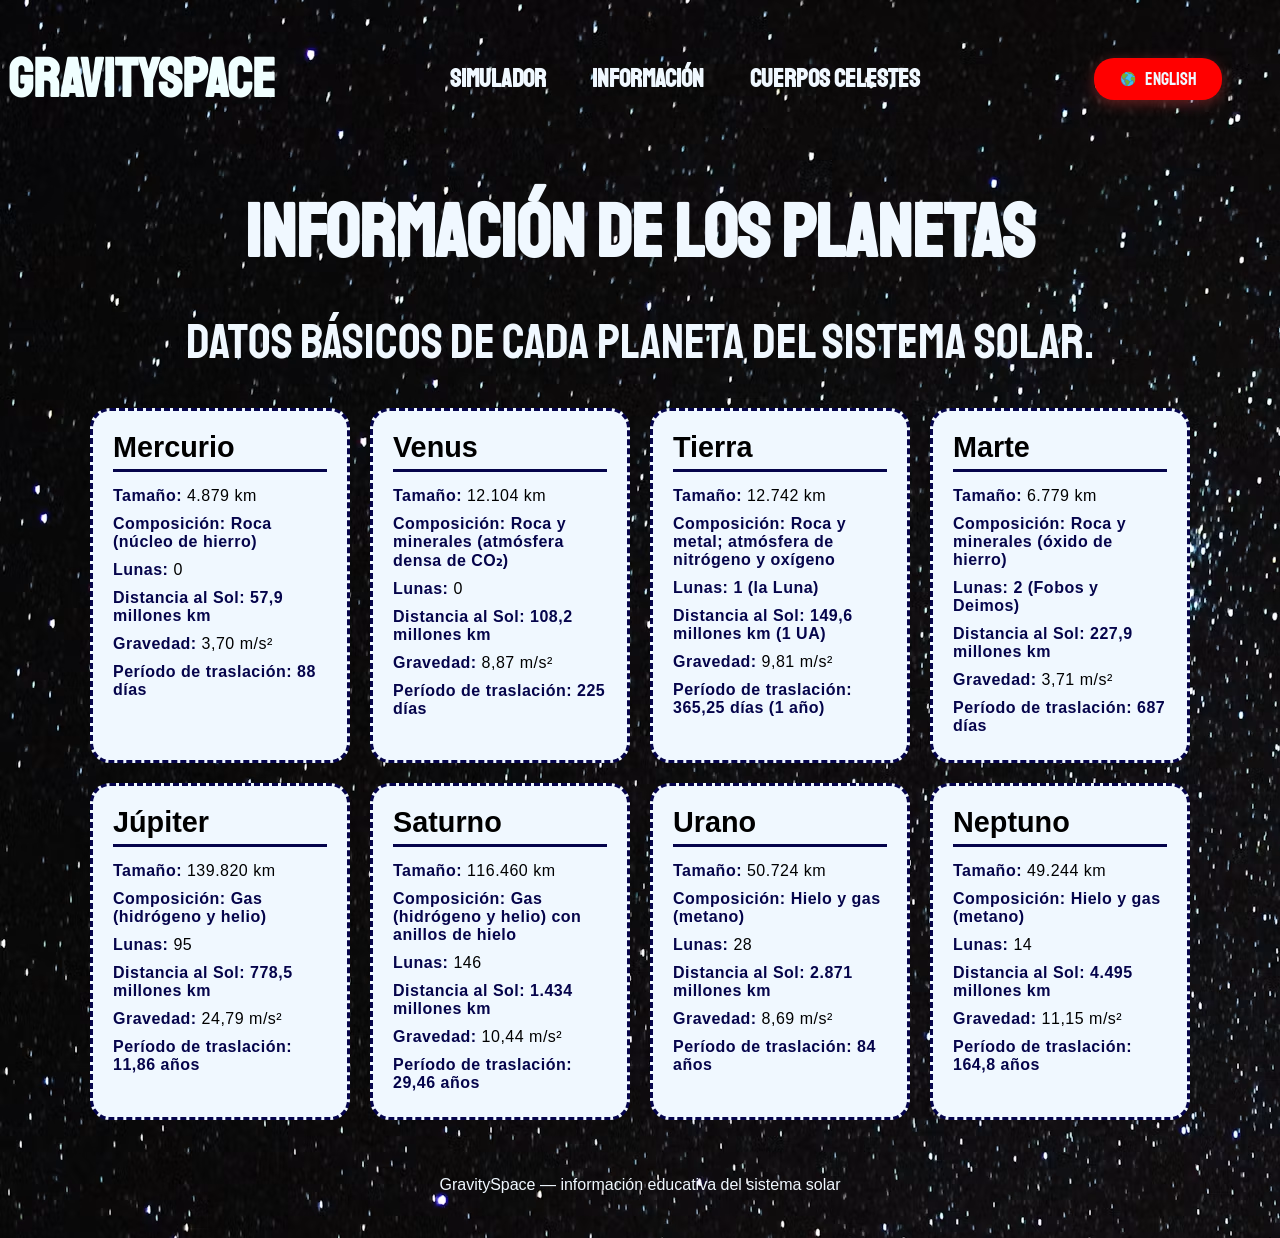
<file: planetas.html>
<!DOCTYPE html>
<html lang="es">

<head>
    <meta charset="UTF-8">
    <meta name="viewport" content="width=device-width, initial-scale=1.0">
    <link rel="preconnect" href="https://fonts.googleapis.com">
    <link rel="preconnect" href="https://fonts.gstatic.com" crossorigin>
    <link href="https://fonts.googleapis.com/css2?family=Staatliches&display=swap" rel="stylesheet">
    <link rel="stylesheet" href="style.css">
    <title>GRAVITYSPACE — Planetas</title>
</head>

<body>
    <header id="menu">
        <h1>GravitySpace</h1>
        <nav>
            <a href="index.html"><strong data-es="Simulador" data-en="Simulator">Simulador</strong></a>
            <a href="planetas.html"><strong data-es="Información" data-en="Information">Información</strong></a>
            <a href="planetas.html"><strong data-es="Cuerpos celestes" data-en="Celestial bodies">Cuerpos celestes</strong></a>
        </nav>
        <button id="cambiar-idioma" type="button">
        <img src="imagenes/136485618_27cd6f38-dd35-40f4-a22e-09fbab6378cc.svg" alt="">
        <span id="texto-idioma">English</span>
        </button>
        <!-- <button id="cambiar-idioma" type="button">English</button> -->
    </header>

    <section id="parrafo1">
        <h2 data-es="INFORMACIÓN DE LOS PLANETAS" data-en="INFORMATION ABOUT THE PLANETS">INFORMACIÓN DE LOS PLANETAS</h2>
        <p data-es="Datos básicos de cada planeta del sistema solar." data-en="Basic facts about each planet in the solar system.">Datos básicos de cada planeta del sistema solar.</p>
    </section>

    <main class="grid-planetas">

        <article class="tarjeta-planeta">
            <h3 data-es="Mercurio" data-en="Mercury">Mercurio</h3>
            <p><span data-es="Tamaño:" data-en="Size:">Tamaño:</span> 4.879 km</p>
            <p><span data-es="Composición:" data-en="Composition:">Composición:</span> <span data-es="Roca (núcleo de hierro)" data-en="Rock (iron core)">Roca (núcleo de hierro)</span></p>
            <p><span data-es="Lunas:" data-en="Moons:">Lunas:</span> 0</p>
            <p><span data-es="Distancia al Sol:" data-en="Distance from the Sun:">Distancia al Sol:</span> <span data-es="57,9 millones km" data-en="57.9 million km">57,9 millones km</span></p>
            <p><span data-es="Gravedad:" data-en="Gravity:">Gravedad:</span> 3,70 m/s²</p>
            <p><span data-es="Período de traslación:" data-en="Orbital period:">Período de traslación:</span> <span data-es="88 días" data-en="88 days">88 días</span></p>
        </article>

        <article class="tarjeta-planeta">
            <h3 data-es="Venus" data-en="Venus">Venus</h3>
            <p><span data-es="Tamaño:" data-en="Size:">Tamaño:</span> 12.104 km</p>
            <p><span data-es="Composición:" data-en="Composition:">Composición:</span> <span data-es="Roca y minerales (atmósfera densa de CO₂)" data-en="Rock and minerals (dense CO₂ atmosphere)">Roca y minerales (atmósfera densa de CO₂)</span></p>
            <p><span data-es="Lunas:" data-en="Moons:">Lunas:</span> 0</p>
            <p><span data-es="Distancia al Sol:" data-en="Distance from the Sun:">Distancia al Sol:</span> <span data-es="108,2 millones km" data-en="108.2 million km">108,2 millones km</span></p>
            <p><span data-es="Gravedad:" data-en="Gravity:">Gravedad:</span> 8,87 m/s²</p>
            <p><span data-es="Período de traslación:" data-en="Orbital period:">Período de traslación:</span> <span data-es="225 días" data-en="225 days">225 días</span></p>
        </article>

        <article class="tarjeta-planeta">
            <h3 data-es="Tierra" data-en="Earth">Tierra</h3>
            <p><span data-es="Tamaño:" data-en="Size:">Tamaño:</span> 12.742 km</p>
            <p><span data-es="Composición:" data-en="Composition:">Composición:</span> <span data-es="Roca y metal; atmósfera de nitrógeno y oxígeno" data-en="Rock and metal; nitrogen and oxygen atmosphere">Roca y metal; atmósfera de nitrógeno y oxígeno</span></p>
            <p><span data-es="Lunas:" data-en="Moons:">Lunas:</span> <span data-es="1 (la Luna)" data-en="1 (the Moon)">1 (la Luna)</span></p>
            <p><span data-es="Distancia al Sol:" data-en="Distance from the Sun:">Distancia al Sol:</span> <span data-es="149,6 millones km (1 UA)" data-en="149.6 million km (1 AU)">149,6 millones km (1 UA)</span></p>
            <p><span data-es="Gravedad:" data-en="Gravity:">Gravedad:</span> 9,81 m/s²</p>
            <p><span data-es="Período de traslación:" data-en="Orbital period:">Período de traslación:</span> <span data-es="365,25 días (1 año)" data-en="365.25 days (1 year)">365,25 días (1 año)</span></p>
        </article>

        <article class="tarjeta-planeta">
            <h3 data-es="Marte" data-en="Mars">Marte</h3>
            <p><span data-es="Tamaño:" data-en="Size:">Tamaño:</span> 6.779 km</p>
            <p><span data-es="Composición:" data-en="Composition:">Composición:</span> <span data-es="Roca y minerales (óxido de hierro)" data-en="Rock and minerals (iron oxide)">Roca y minerales (óxido de hierro)</span></p>
            <p><span data-es="Lunas:" data-en="Moons:">Lunas:</span> <span data-es="2 (Fobos y Deimos)" data-en="2 (Phobos and Deimos)">2 (Fobos y Deimos)</span></p>
            <p><span data-es="Distancia al Sol:" data-en="Distance from the Sun:">Distancia al Sol:</span> <span data-es="227,9 millones km" data-en="227.9 million km">227,9 millones km</span></p>
            <p><span data-es="Gravedad:" data-en="Gravity:">Gravedad:</span> 3,71 m/s²</p>
            <p><span data-es="Período de traslación:" data-en="Orbital period:">Período de traslación:</span> <span data-es="687 días" data-en="687 days">687 días</span></p>
        </article>

        <article class="tarjeta-planeta">
            <h3 data-es="Júpiter" data-en="Jupiter">Júpiter</h3>
            <p><span data-es="Tamaño:" data-en="Size:">Tamaño:</span> 139.820 km</p>
            <p><span data-es="Composición:" data-en="Composition:">Composición:</span> <span data-es="Gas (hidrógeno y helio)" data-en="Gas (hydrogen and helium)">Gas (hidrógeno y helio)</span></p>
            <p><span data-es="Lunas:" data-en="Moons:">Lunas:</span> 95</p>
            <p><span data-es="Distancia al Sol:" data-en="Distance from the Sun:">Distancia al Sol:</span> <span data-es="778,5 millones km" data-en="778.5 million km">778,5 millones km</span></p>
            <p><span data-es="Gravedad:" data-en="Gravity:">Gravedad:</span> 24,79 m/s²</p>
            <p><span data-es="Período de traslación:" data-en="Orbital period:">Período de traslación:</span> <span data-es="11,86 años" data-en="11.86 years">11,86 años</span></p>
        </article>

        <article class="tarjeta-planeta">
            <h3 data-es="Saturno" data-en="Saturn">Saturno</h3>
            <p><span data-es="Tamaño:" data-en="Size:">Tamaño:</span> 116.460 km</p>
            <p><span data-es="Composición:" data-en="Composition:">Composición:</span> <span data-es="Gas (hidrógeno y helio) con anillos de hielo" data-en="Gas (hydrogen and helium) with ice rings">Gas (hidrógeno y helio) con anillos de hielo</span></p>
            <p><span data-es="Lunas:" data-en="Moons:">Lunas:</span> 146</p>
            <p><span data-es="Distancia al Sol:" data-en="Distance from the Sun:">Distancia al Sol:</span> <span data-es="1.434 millones km" data-en="1,434 million km">1.434 millones km</span></p>
            <p><span data-es="Gravedad:" data-en="Gravity:">Gravedad:</span> 10,44 m/s²</p>
            <p><span data-es="Período de traslación:" data-en="Orbital period:">Período de traslación:</span> <span data-es="29,46 años" data-en="29.46 years">29,46 años</span></p>
        </article>

        <article class="tarjeta-planeta">
            <h3 data-es="Urano" data-en="Uranus">Urano</h3>
            <p><span data-es="Tamaño:" data-en="Size:">Tamaño:</span> 50.724 km</p>
            <p><span data-es="Composición:" data-en="Composition:">Composición:</span> <span data-es="Hielo y gas (metano)" data-en="Ice and gas (methane)">Hielo y gas (metano)</span></p>
            <p><span data-es="Lunas:" data-en="Moons:">Lunas:</span> 28</p>
            <p><span data-es="Distancia al Sol:" data-en="Distance from the Sun:">Distancia al Sol:</span> <span data-es="2.871 millones km" data-en="2,871 million km">2.871 millones km</span></p>
            <p><span data-es="Gravedad:" data-en="Gravity:">Gravedad:</span> 8,69 m/s²</p>
            <p><span data-es="Período de traslación:" data-en="Orbital period:">Período de traslación:</span> <span data-es="84 años" data-en="84 years">84 años</span></p>
        </article>

        <article class="tarjeta-planeta">
            <h3 data-es="Neptuno" data-en="Neptune">Neptuno</h3>
            <p><span data-es="Tamaño:" data-en="Size:">Tamaño:</span> 49.244 km</p>
            <p><span data-es="Composición:" data-en="Composition:">Composición:</span> <span data-es="Hielo y gas (metano)" data-en="Ice and gas (methane)">Hielo y gas (metano)</span></p>
            <p><span data-es="Lunas:" data-en="Moons:">Lunas:</span> 14</p>
            <p><span data-es="Distancia al Sol:" data-en="Distance from the Sun:">Distancia al Sol:</span> <span data-es="4.495 millones km" data-en="4,495 million km">4.495 millones km</span></p>
            <p><span data-es="Gravedad:" data-en="Gravity:">Gravedad:</span> 11,15 m/s²</p>
            <p><span data-es="Período de traslación:" data-en="Orbital period:">Período de traslación:</span> <span data-es="164,8 años" data-en="164.8 years">164,8 años</span></p>
        </article>

    </main>

    <footer class="pie">
        <p data-es="GravitySpace — información educativa del sistema solar" data-en="GravitySpace — educational information about the solar system">GravitySpace — información educativa del sistema solar</p>
    </footer>
</body>
<script src="script.js"></script>
</html>
</file>
<file: style.css>
.staatliches-regular {
  font-family: "Staatliches", sans-serif;
  font-weight: 400;
  font-style: normal;
}


body{
   background-image: url(imagenes/photo-1520034475321-cbe63696469a.avif) ;
}

#menu{
    display: flex;
    justify-content: space-between;
    align-items: center;
    list-style: none;
    color: azure;
    font-family: 'Staatliches', cursive, sans-serif;
    gap: 30px;
}
#menu h1{
    font-size: 55px;
}
#menu nav{
    display: flex;
    gap: 30px;
}
#menu a{
    text-decoration: none;
    color: aliceblue;
    font-size: 25px;
    font-family: 'Staatliches', cursive, sans-serif;   
    display: inline-block;
    padding: 4px 8px;
    transition: transform 0.3s ease, color 0.3s ease, text-shadow 0.3s ease;
}
#menu a:hover{
    transform: translateY(-6px) scale(1.15);
    color: red;
    text-shadow: 0 0 12px rgba(160, 200, 255, 0.9);
}

#parrafo1{
    display: flex;
    flex-direction: column;
    align-items: center;
    color: aliceblue;
    font-family: 'Staatliches', cursive, sans-serif;
    font-size: 50px;
    margin: 20px;

}
#parrafo1 h2{
    margin: 15px;
}
#parrafo1 p{
    margin: 15px;
}
#parrafo1 span{
 color: red;
}

.contenedor_principal{
    display: flex;
    gap: 15px;
    justify-content: center;
    color: aliceblue;
    font-family: 'Staatliches', cursive, sans-serif;

}
form{
    display: flex;
    flex-direction: column;
    gap: 12px;
    padding: 8px 12px;
}
select{
    padding: 8px 12px;
}
input{
    display: flex;
    flex-direction: column;
    gap: 12px;
    padding: 8px 12px;
}
.seleccionar{
    display: flex;
    align-items: center;
    justify-content: center;
    flex-direction: column;
    border: dashed rgb(5, 4, 75);
    background-color: aliceblue;
    border-radius: 20px;
    padding: 20px;
    color: rgb(0, 0, 0);
    font-family: 'Staatliches', cursive, sans-serif;
}


.contenedor_segundario{
    display: flex;
    justify-content: center;
    margin-top: 15px;
    gap: 10px;
    font-family: 'Staatliches', cursive, sans-serif;

}
.informacion{
    border: dashed rgb(12, 3, 94);
    border-radius: 20px;
    padding: 25px;
    color: black;
    font-family: 'Staatliches', cursive, sans-serif;
    background-color: aliceblue;


}
#planeta{
    border: dashed rgb(7, 7, 7);
    border-radius: 20px;
    

}
#peso{
    border: dashed rgb(0, 0, 0);
    border-radius: 20px;
    height: 20px;
}
#calcular{
    background-color: red;
    padding: 10px 25px;
    font-size: 18px;
    color: aliceblue;
    border: white;
    border-radius: 20px;
    font-family: 'Staatliches', cursive, sans-serif;
    display: inline-flex;
    justify-content: center;
    align-items: center;
    transition: transform 0.3s;
    cursor: pointer;
    box-shadow: 0 4px 14px rgba(239, 68, 68, 0.4);
    transition: all 0.2s cubic-bezier(0.4, 0, 0.2, 1);
}
#calcular:hover {
    background-color: #dc2626;
    transform: scale(1.04);
    box-shadow: 0 6px 20px rgba(239, 68, 68, 0.6);
}
/* ===== Pagina de informacion de planetas (planetas.html) ===== */

.grid-planetas{
    display: grid;
    grid-template-columns: repeat(auto-fit, minmax(240px, 1fr));
    gap: 20px;
    max-width: 1100px;
    margin: 20px auto;
    padding: 0 20px;
}

.tarjeta-planeta{
    display: flex;
    flex-direction: column;
    border: dashed rgb(5, 4, 75);
    border-radius: 20px;
    padding: 20px;
    background-color: aliceblue;
    color: rgb(0, 0, 0);
    font-family: "staatliches-regular", sans-serif;
    transition: transform 0.2s ease, box-shadow 0.2s ease;
}

.tarjeta-planeta:hover{
    transform: translateY(-5px);
    box-shadow: 0 10px 25px rgba(5, 4, 75, 0.6);
}

.tarjeta-planeta h3{
    margin-top: 0;
    margin-bottom: 10px;
    font-size: 1.8rem;
    border-bottom: solid rgb(5, 4, 75);
    padding-bottom: 5px;
}

.tarjeta-planeta p{
    margin: 5px 0;
    font-family: "staatliches-regular", sans-serif;
    letter-spacing: 0.5px;
}

.tarjeta-planeta span{
    font-weight: bold;
    color: rgb(5, 4, 75);
}

.pie{
    text-align: center;
    color: aliceblue;
    font-family: "staatliches-regular", sans-serif;
    padding: 20px;
    margin-top: 20px;
}
#cambiar-idioma {
  display: flex;
  flex-direction: row;
  flex-wrap: nowrap;
  align-items: center;
  gap: 8px;
  width: auto;
  cursor: pointer;
    box-shadow: 0 4px 14px rgba(239, 68, 68, 0.4);
    transition: all 0.2s cubic-bezier(0.4, 0, 0.2, 1);
    background-color: red;
    padding: 10px 25px;
    font-size: 18px;
    color: aliceblue;
    border: white;
    border-radius: 20px;
    font-family: 'Staatliches', cursive, sans-serif;
    margin-right: 50px;
}
#cambiar-idioma:hover{
    background-color: #dc2626;
    transform: scale(1.04);
    box-shadow: 0 6px 20px rgba(239, 68, 68, 0.6);
}

#cambiar-idioma img {
  width: 18px;
  height: 18px;
}

@media (max-width: 600px){
    #menu{
        flex-direction: column;
        gap: 10px;
    }
    #menu nav{
        display: flex;
        gap: 15px;
        flex-wrap: wrap;
        justify-content: center;
    }

    .contenedor_segundario{
        display: flex;
        gap: 15px;
        flex-wrap: wrap;
        justify-content: center;
        flex-direction: column;
    }
    .contenedor_principal{
        display: flex;
        gap: 15px;
        flex-wrap: wrap;
        justify-content: center;
        flex-direction: column;
    }
}
</file>
